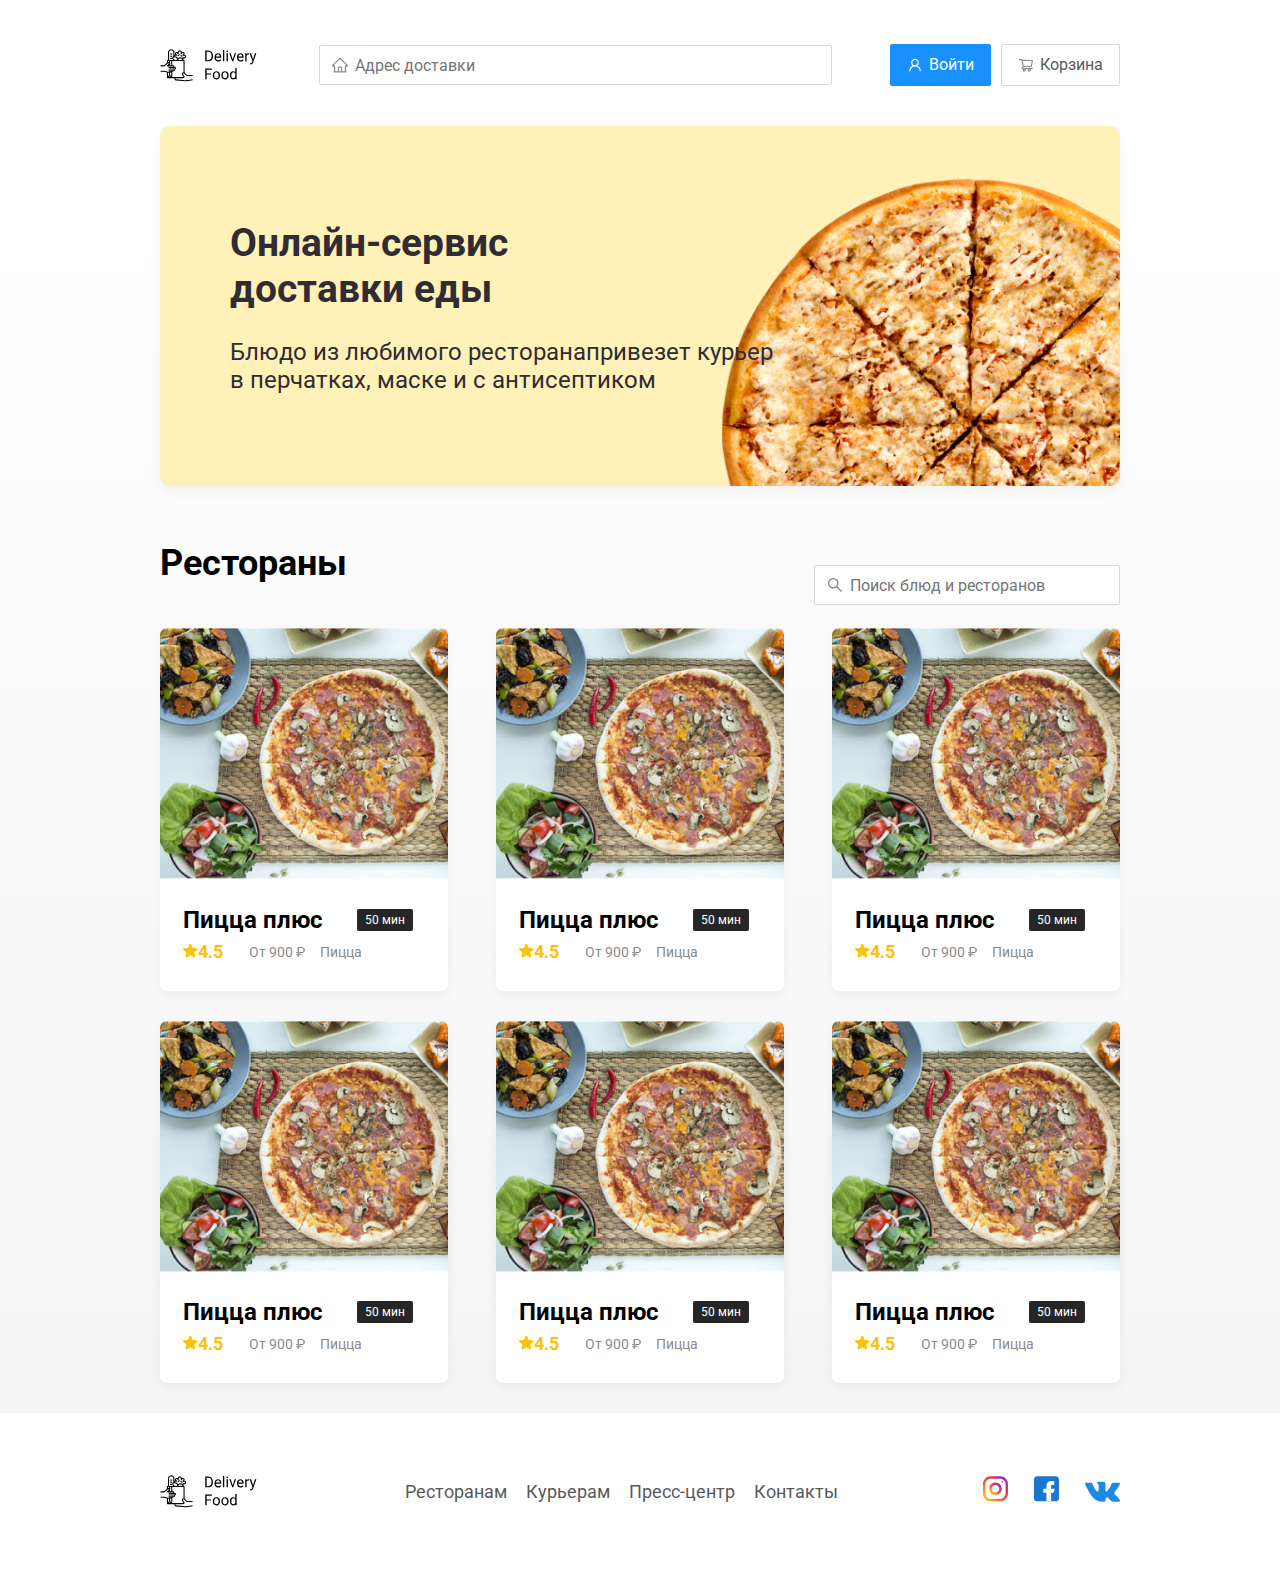
<file: DeliveryFood/index.html>
<!DOCTYPE html>
<html lang="en">
<head>
    <meta charset="UTF-8">
    <meta name="viewport" content="width=device-width, initial-scale=1.0">
    <title>Delivery Food - Доставка еды на дом</title>
    <link href="https://fonts.googleapis.com/css?family=Roboto:400,700&display=swap&subset=cyrillic" rel="stylesheet">
    <link rel="stylesheet" href="css/normalize.css">
    <link rel="stylesheet" href="css/animate.css">
    <link rel="stylesheet" href="css/style.css">
</head>
<body>
    
    <div class="container">
        <header class="header">
            <img src="pictures/logo.svg" alt="logo" class="logo">
            <input type="text" class="input input-adress" placeholder="Адрес доставки">
            <div class="buttons">
                <button class="button button-primary">
                    <img src="pictures/client.svg" alt="user" class="button-icon">
                    <span class="button-text">Войти</span>   
                </button>
                <button class="button">
                    <img src="pictures/bucet.svg" alt="" class="button-icon">
                    <span class="button-text">Корзина</span>
                </button>
            </div>
        </header>


        <!-- cards -->
    </div>

    <main class="main">
        <div class="container">
            <section class="promo">
                <h1 class="promo-title">
                    Онлайн-сервис <br> доставки еды
                </h1>
                <p class="promo-text">
                    Блюдо из любимого ресторанапривезет курьер <br> в перчатках, маске и с антисептиком
                </p>
            </section>
    
            <section class="restaurants">
                <div class="section-heading">
                    <h2 class="section-title">Рестораны</h2>
                    <input type="text" class="input input-search" placeholder="Поиск блюд и ресторанов">
                </div>
                <div class="cards">
                    <a href="restaurant.html" class="card">
                        <img src="pictures/image.jpg" alt="image" class="card-image">
                        <div class="card-text">
                            <div class="card-heading">
                                <h3 class="card-title">Пицца плюс</h3>
                                <span class="card-tag tag">50 мин</span>
                            </div>
                            <!-- card-heading -->
                            <div class="card-info">
                                <div class="rating"><img src="pictures/Vector.svg" alt="star" class="rating-star">4.5</div>
                                <div class="price">От 900 ₽</div>
                                <div class="category">Пицца</div>
        
                            </div>
                            <!-- card-info -->
                        </div>
                        <!-- card-text -->
                    </a>
                    <!-- first card -->
                    <div class="card">
                        <img src="pictures/image.jpg" alt="image" class="card-image">
                        <div class="card-text">
                            <div class="card-heading">
                                <h3 class="card-title">Пицца плюс</h3>
                                <span class="card-tag tag">50 мин</span>
                            </div>
                            <!-- card-heading -->
                            <div class="card-info">
                                <div class="rating"><img src="pictures/Vector.svg" alt="star" class="rating-star">4.5</div>
                                <div class="price">От 900 ₽</div>
                                <div class="category">Пицца</div>
        
                            </div>
                            <!-- card-info -->
                        </div>
                        <!-- card-text -->
                    </div>
                    <!-- first card -->
                    <div class="card">
                        <img src="pictures/image.jpg" alt="image" class="card-image">
                        <div class="card-text">
                            <div class="card-heading">
                                <h3 class="card-title">Пицца плюс</h3>
                                <span class="card-tag tag">50 мин</span>
                            </div>
                            <!-- card-heading -->
                            <div class="card-info">
                                <div class="rating"><img src="pictures/Vector.svg" alt="star" class="rating-star">4.5</div>
                                <div class="price">От 900 ₽</div>
                                <div class="category">Пицца</div>
        
                            </div>
                            <!-- card-info -->
                        </div>
                        <!-- card-text -->
                    </div>
                    <!-- first card -->
                    <div class="card">
                        <img src="pictures/image.jpg" alt="image" class="card-image">
                        <div class="card-text">
                            <div class="card-heading">
                                <h3 class="card-title">Пицца плюс</h3>
                                <span class="card-tag tag">50 мин</span>
                            </div>
                            <!-- card-heading -->
                            <div class="card-info">
                                <div class="rating"><img src="pictures/Vector.svg" alt="star" class="rating-star">4.5</div>
                                <div class="price">От 900 ₽</div>
                                <div class="category">Пицца</div>
        
                            </div>
                            <!-- card-info -->
                        </div>
                        <!-- card-text -->
                    </div>
                    <!-- first card -->
                    <div class="card">
                        <img src="pictures/image.jpg" alt="image" class="card-image">
                        <div class="card-text">
                            <div class="card-heading">
                                <h3 class="card-title">Пицца плюс</h3>
                                <span class="card-tag tag">50 мин</span>
                            </div>
                            <!-- card-heading -->
                            <div class="card-info">
                                <div class="rating"><img src="pictures/Vector.svg" alt="star" class="rating-star">4.5</div>
                                <div class="price">От 900 ₽</div>
                                <div class="category">Пицца</div>
        
                            </div>
                            <!-- card-info -->
                        </div>
                        <!-- card-text -->
                    </div>
                    <!-- first card -->
                    <div class="card">
                        <img src="pictures/image.jpg" alt="image" class="card-image">
                        <div class="card-text">
                            <div class="card-heading">
                                <h3 class="card-title">Пицца плюс</h3>
                                <span class="card-tag tag">50 мин</span>
                            </div>
                            <!-- card-heading -->
                            <div class="card-info">
                                <div class="rating"><img src="pictures/Vector.svg" alt="star" class="rating-star">4.5</div>
                                <div class="price">От 900 ₽</div>
                                <div class="category">Пицца</div>
        
                            </div>
                            <!-- card-info -->
                        </div>
                        <!-- card-text -->
                    </div>
                    <!-- first card -->
                </div>
            </section>
            
        </div>
    </main>

    <footer class="footer">
        <div class="container">
            <div class="footer-block">
                <img src="pictures/logo.svg" alt="" class="logo footer-logo">
                <nav class="footer-nav">
                    <a href="#" class="footer-link">Ресторанам</a>
                    <a href="#" class="footer-link">Курьерам</a>
                    <a href="#" class="footer-link">Пресс-центр</a>
                    <a href="#" class="footer-link">Контакты</a>
                </nav>
                <div class="social-links">
                    <a href="#" class="social-link"><img src="pictures/insta.svg" alt="Instagram"></a>
                    <a href="#" class="social-link"><img src="pictures/fb.svg" alt="facebook"></a>
                    <a href="#" class="social-link"><img src="pictures/VK.svg" alt="VK"></a>
                </div>
            </div>
        </div>
    </footer>
</body>
</html>
</file>
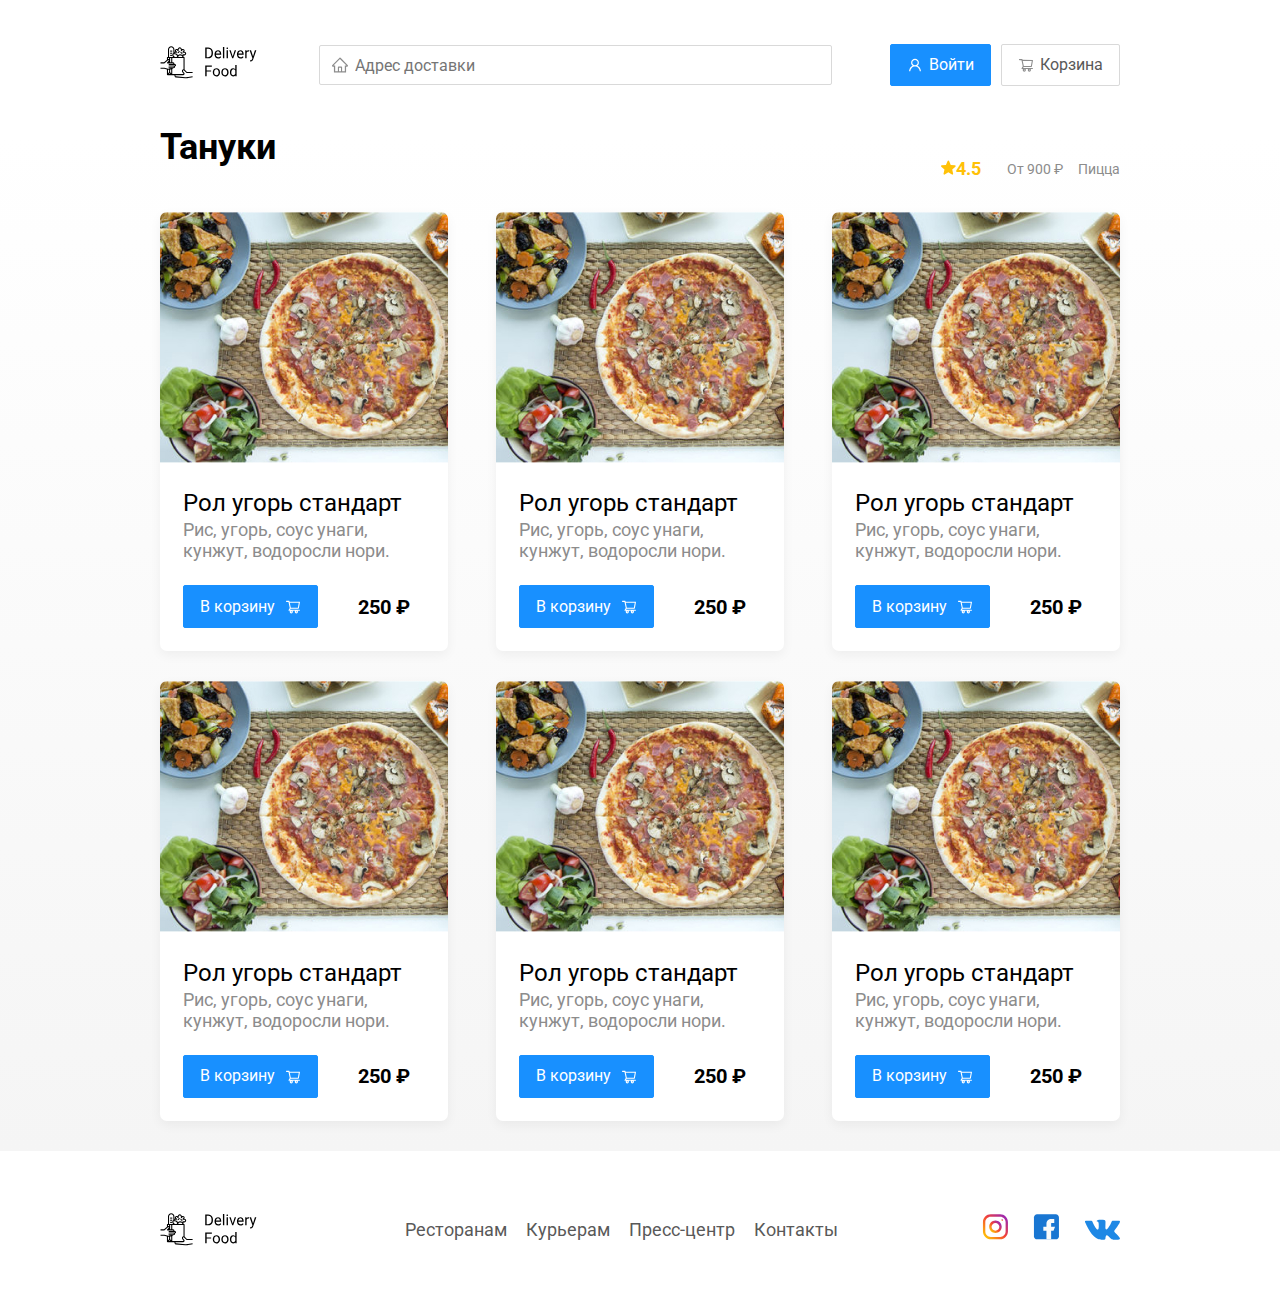
<file: DeliveryFood/restaurant.html>
<!DOCTYPE html>
<html lang="en">
<head>
    <meta charset="UTF-8">
    <meta name="viewport" content="width=device-width, initial-scale=1.0">
    <title>Restaurant</title>
    <link href="https://fonts.googleapis.com/css?family=Roboto:400,700&display=swap&subset=cyrillic" rel="stylesheet">
    <link rel="stylesheet" href="css\normalize.css">
    <link rel="stylesheet" href="css/animate.css">
    <link rel="stylesheet" href="css/style.css">
</head>
<body>
    
    <div class="container">
        <header class="header">
            <a href="index.html" class="logo animated fadeInRight"><img src="pictures/logo.svg" alt="logo" class="logo"></a>
            <input type="text" class="input input-adress" placeholder="Адрес доставки">
            <div class="buttons">
                <button class="button button-primary">
                    <img src="pictures/client.svg" alt="user" class="button-icon">
                    <span class="button-text">Войти</span>   
                </button>
                <button class="button" id="card-button">
                    <img src="pictures/bucet.svg" alt="" class="button-icon">
                    <span class="button-text">Корзина</span>
                </button>
            </div>
        </header>


        <!-- cards -->
    </div>

    <main class="main">
        <div class="container">

    
            <section class="restaurants">
                <div class="section-heading">
                    <h2 class="section-title">Тануки</h2>
                    <div class="card-info">
                        <div class="rating"><img src="pictures/Vector.svg" alt="star" class="rating-star">4.5</div>
                        <div class="price">От 900 ₽</div>
                        <div class="category">Пицца</div>

                    </div>
                    <!-- card-info -->
                </div>
                <div class="cards">
                    <div class="card">
                        <img src="pictures/image.jpg" alt="image" class="card-image">
                        <div class="card-text">
                            <div class="card-heading">
                                <h3 class="card-title card-title-reg">Рол угорь стандарт</h3>
                            </div>
                            <!-- card-heading -->
                            <div class="card-info">
                                <div class="ingradient">Рис, угорь, соус унаги, кунжут, водоросли нори.</div>
        
                            </div>
                            <!-- card-info -->
                            <div class="card-buttons">
                                <button class="button button-primary">
                                    <span class="button-card-text">В корзину</span>
                                    <img src="pictures/corz.svg" alt="shopping-cart" class="button-card-image">
                                </button>
                                <strong class="card-price-bold">250 ₽</strong>
                            </div>
                        </div>
                        <!-- card-text -->
                    </div>
                    <!-- first card -->
                    <div class="card">
                        <img src="pictures/image.jpg" alt="image" class="card-image">
                        <div class="card-text">
                            <div class="card-heading">
                                <h3 class="card-title card-title-reg">Рол угорь стандарт</h3>
                            </div>
                            <!-- card-heading -->
                            <div class="card-info">
                                <div class="ingradient">Рис, угорь, соус унаги, кунжут, водоросли нори.</div>
        
                            </div>
                            <!-- card-info -->
                            <div class="card-buttons">
                                <button class="button button-primary">
                                    <span class="button-card-text">В корзину</span>
                                    <img src="pictures/corz.svg" alt="shopping-cart" class="button-card-image">
                                </button>
                                <strong class="card-price-bold">250 ₽</strong>
                            </div>
                        </div>
                        <!-- card-text -->
                    </div>
                    <!-- first card -->
                    <div class="card">
                        <img src="pictures/image.jpg" alt="image" class="card-image">
                        <div class="card-text">
                            <div class="card-heading">
                                <h3 class="card-title card-title-reg">Рол угорь стандарт</h3>
                            </div>
                            <!-- card-heading -->
                            <div class="card-info">
                                <div class="ingradient">Рис, угорь, соус унаги, кунжут, водоросли нори.</div>
        
                            </div>
                            <!-- card-info -->
                            <div class="card-buttons">
                                <button class="button button-primary">
                                    <span class="button-card-text">В корзину</span>
                                    <img src="pictures/corz.svg" alt="shopping-cart" class="button-card-image">
                                </button>
                                <strong class="card-price-bold">250 ₽</strong>
                            </div>
                        </div>
                        <!-- card-text -->
                    </div>
                    <!-- first card -->
                    <div class="card">
                        <img src="pictures/image.jpg" alt="image" class="card-image">
                        <div class="card-text">
                            <div class="card-heading">
                                <h3 class="card-title card-title-reg">Рол угорь стандарт</h3>
                            </div>
                            <!-- card-heading -->
                            <div class="card-info">
                                <div class="ingradient">Рис, угорь, соус унаги, кунжут, водоросли нори.</div>
        
                            </div>
                            <!-- card-info -->
                            <div class="card-buttons">
                                <button class="button button-primary">
                                    <span class="button-card-text">В корзину</span>
                                    <img src="pictures/corz.svg" alt="shopping-cart" class="button-card-image">
                                </button>
                                <strong class="card-price-bold">250 ₽</strong>
                            </div>
                        </div>
                        <!-- card-text -->
                    </div>
                    <!-- first card -->
                    <div class="card">
                        <img src="pictures/image.jpg" alt="image" class="card-image">
                        <div class="card-text">
                            <div class="card-heading">
                                <h3 class="card-title card-title-reg">Рол угорь стандарт</h3>
                            </div>
                            <!-- card-heading -->
                            <div class="card-info">
                                <div class="ingradient">Рис, угорь, соус унаги, кунжут, водоросли нори.</div>
        
                            </div>
                            <!-- card-info -->
                            <div class="card-buttons">
                                <button class="button button-primary">
                                    <span class="button-card-text">В корзину</span>
                                    <img src="pictures/corz.svg" alt="shopping-cart" class="button-card-image">
                                </button>
                                <strong class="card-price-bold">250 ₽</strong>
                            </div>
                        </div>
                        <!-- card-text -->
                    </div>
                    <!-- first card -->
                    <div class="card">
                        <img src="pictures/image.jpg" alt="image" class="card-image">
                        <div class="card-text">
                            <div class="card-heading">
                                <h3 class="card-title card-title-reg">Рол угорь стандарт</h3>
                            </div>
                            <!-- card-heading -->
                            <div class="card-info">
                                <div class="ingradient">Рис, угорь, соус унаги, кунжут, водоросли нори.</div>
        
                            </div>
                            <!-- card-info -->
                            <div class="card-buttons">
                                <button class="button button-primary">
                                    <span class="button-card-text">В корзину</span>
                                    <img src="pictures/corz.svg" alt="shopping-cart" class="button-card-image">
                                </button>
                                <strong class="card-price-bold">250 ₽</strong>
                            </div>
                        </div>
                        <!-- card-text -->
                    </div>
                    <!-- first card -->
                </div>
            </section>
            
        </div>
    </main>

    <footer class="footer">
        <div class="container">
            <div class="footer-block">
                <img src="pictures/logo.svg" alt="" class="logo footer-logo">
                <nav class="footer-nav">
                    <a href="#" class="footer-link">Ресторанам</a>
                    <a href="#" class="footer-link">Курьерам</a>
                    <a href="#" class="footer-link">Пресс-центр</a>
                    <a href="#" class="footer-link">Контакты</a>
                </nav>
                <div class="social-links">
                    <a href="#" class="social-link"><img src="pictures/insta.svg" alt="Instagram"></a>
                    <a href="#" class="social-link"><img src="pictures/fb.svg" alt="facebook"></a>
                    <a href="#" class="social-link"><img src="pictures/VK.svg" alt="VK"></a>
                </div>
            </div>
        </div>
    </footer>

    <div class="modal">
        <div class="modal-dialog">
            <div class="modal-header">
                <h3 class="modal-title">Корзина</h3>
                <button class="close">&times;</button>
            </div>
            <!-- modal header -->
            <div class="modal-body">
                <div class="food-row">
                    <span class="food-name">Рол угорь стандарт</span>
                    <strong class="food-price">250₽</strong>
                        <div class="food-counter">
                            <button class="counter-button">-</button>
                            <span class="counter">1</span>
                            <button class="counter-button">+</button>
                        </div>
                </div>
                <!-- /.foods-row -->
                <div class="food-row">
                    <span class="food-name">Рол угорь стандарт</span>
                    <strong class="food-price">250₽</strong>
                        <div class="food-counter">
                            <button class="counter-button">-</button>
                            <span class="counter">1</span>
                            <button class="counter-button">+</button>
                        </div>
                </div>
                <!-- /.foods-row -->
            </div>
            <!-- /.modal-body -->
            <div class="modal-footer">
                <span class="modal-pricetag">250P</span>
                <div class="footer-buttons">
                    <button class="button button-primary">Оформить заказ</button>
                    <button class="button">Отмена</button>
                </div>
            </div>
        </div>
        <!-- /.modal-dialog -->
    </div>

    <script src="js/main.js"></script>
    <script src="js/wow.min.js"></script>
</body>
</html>
</file>
<file: DeliveryFood/css/style.css>
* {
    box-sizing: border-box;
}

body {
    font-family: 'Roboto', sans-serif;
    padding-top: 44px;

}

.main {
    background: linear-gradient(180deg, rgba(245, 245, 245, 0) 1.04%, #F5F5F5 100%);
}

.container {
    max-width: 1200px;
    margin: auto;
}

.header {
    display: flex;
    align-items: center;
    justify-content: space-between;
    margin-bottom: 40px;
}

.input {
    background: #FFFFFF;
    border: 1px solid #D9D9D9;
    border-radius: 2px;
    height: 40px;
    width: 690px;
    padding: 8px;
    padding-left: 35px;
    background-repeat: no-repeat;
    background-position: left 11px center;
    font-size: 16px;
    line-height: 24px;
}

.input-adress {
    
   flex: 0.8;
    background-image: url(../pictures/home.svg);
}

.section-heading {
    display: flex;
    align-items: center;
    justify-content: space-between;
}
.input-search {
    background-image: url(../pictures/search.svg);
    width: 306px;
}

.buttons {
    display: flex;
    align-items: center;
}

.button {
    display: flex;
    align-items: center;
    padding: 8px 16px;
    background: #FFFFFF;
    border: 1px solid #D9D9D9;
    box-sizing: border-box;
    box-shadow: 0px 0px 2px rgba(0, 0, 0, 0.0015);
    border-radius: 2px;
    color: #595959;
    font-size: 16px;
    line-height: 24px;
}

.button-primary {
    background: #1890FF;
    border: 1px solid #1890FF;
    color: #FFFFFF;
    margin-right: 10px;
}

.button-card-text {
    margin-right: 10px;
}

.button-icon {
    margin-right: 6px;
    vertical-align: middle;
    
}

.button-text {
    vertical-align: middle;
}

.promo {
    box-shadow: 0px 7px 12px rgba(158, 158, 163, 0.1);
    background: #FFF1B8 url(../pictures/promo-img.png) no-repeat top 50px right -100px / 600px;
    border-radius: 10px;
    padding: 68px 70px;
    margin-bottom: 56px;

}
.promo-title {
    font-style: normal;
    font-weight: bold;
    font-size: 39px;
    line-height: 46px;
    color: #302C34;
}

.promo-text {
    font-style: normal;
    font-weight: normal;
    font-size: 24px;
    line-height: 28px;
    color: #302C34; 
}

.section-title {
    font-style: normal;
font-weight: bold;
font-size: 36px;
line-height: 42px;
margin: 0;
color: #000000;
margin-bottom: 44px;
}

.cards {
    display: flex;
    align-items: flex-start;
    flex-wrap: wrap;
    justify-content: space-between;
}

.card {
    background: #FFFFFF;
    box-shadow: 0px 4px 12px rgba(0, 0, 0, 0.05);
    border-radius: 7px;
    overflow: hidden;
    margin-bottom: 30px;
    flex-basis: 30%;
    text-decoration: none;
}

.card-img {
    width: 384px;
    height: 250px;
    object-fit: cover;
}

.card-text {
    padding: 20px 35px 23px 23px;
}

.card-heading {
    display: flex;
    align-items: center;
    justify-content: space-between;
}

.card-title {
    margin: 0;
    font-style: normal;
    font-weight: bold;
    font-size: 24px;
    line-height: 32px;
    color: #000000;
  
}

.card-title-reg {
    font-weight: 400;
}

.card-info {
    display: flex;
    align-items: center;
    flex-wrap: wrap;
}

.card-buttons {
    display: flex;
    align-items: center;
    margin-top: 24px;
    
}

.card-price-bold {
    font-weight: bold;
    font-size: 20px;
    line-height: 32px;
    margin-left: 30px;
}

.card-tag {
    font-style: normal;
    font-weight: normal;
    font-size: 12px;
    line-height: 20px;
    color: #FFFFFF;
    background: #262626;
    border-radius: 2px;
    padding: 1px 8px;
}

.rating {
    margin-right: 26px;
    color: #FFC107;
    font-style: normal;
    font-weight: bold;
    font-size: 18px;
    line-height: 32px;
}

.ingradient {
    font-style: normal;
    font-weight: normal;
    font-size: 18px;
    line-height: 21px;
    color: #8C8C8C;
}

.price,
.category {
    color: #8C8C8C;
    font-style: normal;
    font-weight: normal;
    font-size: 18px;
    line-height: 32px;

}

.price:after {
    content: '';
    color: #8C8C8C;
    width: 5px;
    height: 5px;
    display: inline-block;
    vertical-align: middle;
    border-radius: 50%;
    margin-left: 10px;
}


.footer {
    padding: 60px 0;
}
.footer-block {
    display: flex;
    align-items: center;
    justify-content: space-between;
}

.footer-link{
    display: inline;
    color: #595959;
    text-decoration: none;
    font-style: normal;
    font-weight: normal;
    font-size: 18px;
    line-height: 21px;
}

.footer-link:not(:last-child) {
    margin-right: 15px;
}

.social.links {
    display: flex;
    align-items: center;
}

.social-link:not(:last-child) {
    margin-right: 21px;
}

.modal {
    position: fixed;
    left: 0;
    top: 0;
    width: 100%;
    height: 100%;
    background: rgba(0, 0, 0, 0.4);
    display: none;
}

.is-open {
    display: flex;
}

.modal-dialog {
    position: absolute;
    max-width: 780px;
    width: 80%;
    background: #FFFFFF;
    border-radius: 5px;
    margin: auto;
    padding: 40px 45px;
}

.modal-pricetag {
    background: #262626;
    border-radius: 5px;
    color: white;
    padding: 15px 20px;
}

.modal-header {
    display: flex;
    justify-content: space-between;
    align-items: center;
    margin-bottom: 45px;
}

.close {
    font-size: 36px;
    border: none;
    background-color: transparent;
}

.modal-body {
    margin-bottom: 52px;
}
.modal-footer {
    display: flex;
    align-items: center;
    justify-content: space-between;
}

.footer-buttons {
    display: flex;
    align-items: center;
}

.food-row {
    display: flex;
    align-items: flex-start;
    justify-content: space-between;
    padding-bottom: 8px;
    border-bottom: 1px solid #d9d9d9;
    margin-bottom: 15px;
    
}

.food-price {
    margin-left: auto;
    margin-right: 47px;
    font-style: normal;
    font-weight: bold;
    font-size: 20px;
    line-height: 32px;
}
.food-counter {
    display: flex;
    align-items: center;
}

.food-name {
    font-weight: normal;
    font-size: 18px;
    line-height: 32px;
}

.counter-button {
    display: flex;
    align-items: center;
    justify-content: center;
    width: 39px;
    height: 32px;
    background: #FFFFFF;
    border: 1px solid #40A9FF;
    box-sizing: border-box;
    border-radius: 2px;
    font-weight: normal;
    font-size: 14px;
    line-height: 22px;
    color: #40A9FF;
}

.counter {
    margin-left: 10px;
    margin-right: 10px;
}
.modal-title {
    margin: 0;
    font-weight: bold;
    font-size: 36px;
    line-height: 42px;
}


 @media (max-width: 1366px) {
    .container {
        max-width: 960px;
    }

    .promo {
        background-position: center right -200;
        background-size: 500px;
    }


    .category,
    .price {
        font-size: 14px;
    }
 }

 @media (max-width: 992px) {
     .container {
         max-width: 750px;
     }
     .promo {
         padding: 50px;
         background-size: 300px;
         background-position: center right ;
     }

     .promo-text {
         font-size: 14px;
         max-width: 400px;
     }
     .card {
         flex-basis: 49%;
     }

     .footer-link {
         font-style: 16px;
     }
 }

 @media (max-width: 768px) {
     .container {
         max-width: 560px;
     }

     .card-info {
         flex-wrap: wrap;
     }

     .rating {
         flex-basis: 100%;
     }
     .card-title {
         font-size: 18px;
     }

     .promo-title {
         font-size: 24px;
         line-height: 1.4;
     }

     .promo-text {
        font-size: 14px;
        line-height: 1.4;
        max-width: 150px;
     }
}

@media (max-width: 578px) {
    .container {
        width: 90%;
    }
    .header {
        flex-wrap: wrap;
    }
    .input-adress {
        order: 5;
        margin-top: 15px;
        flex: 1;
    }

    .promo {
        background-image: none;
    }

    .section-heading {
        flex-wrap: wrap;
    }

    .input-search {
        margin-bottom: 10px;
    }
    .card {
        flex-basis: 100%;
    }
    .card-image {
        width: 100%;
    }
}
</file>
